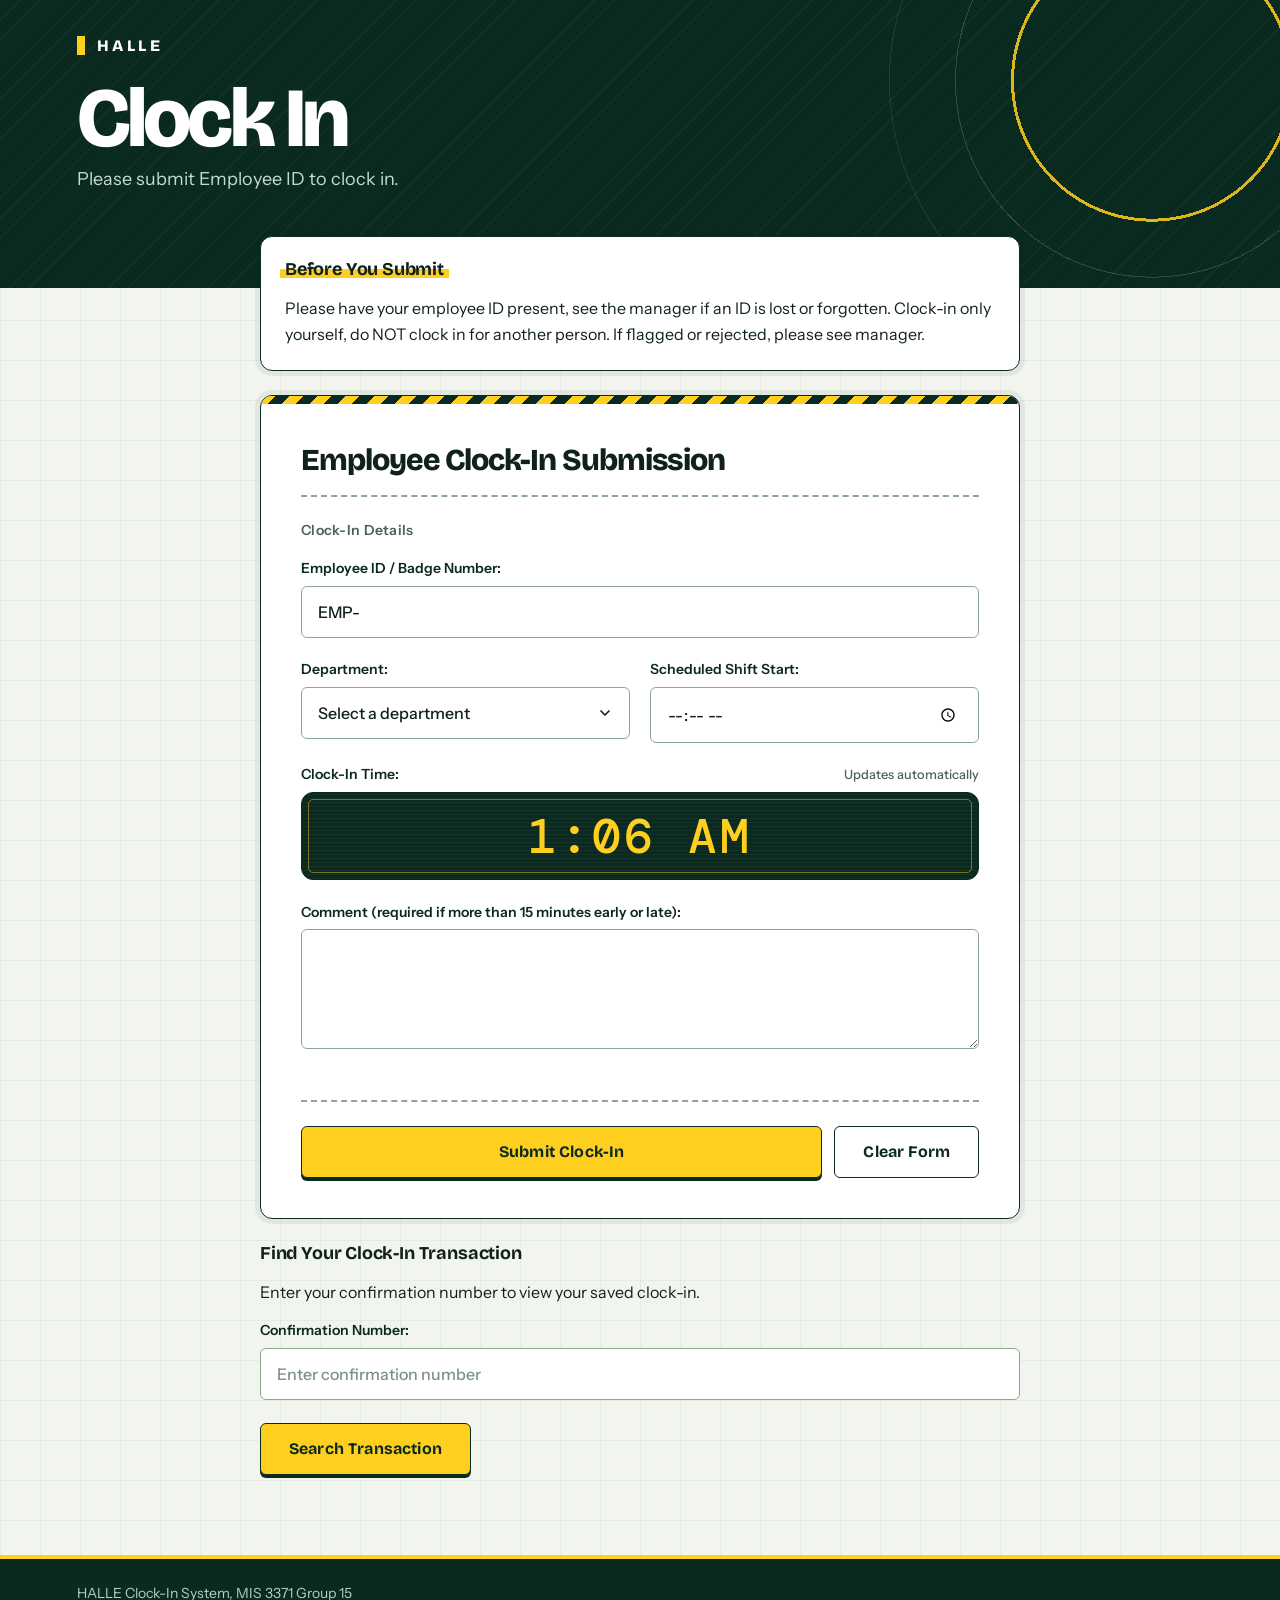
<file: index.html>
<!DOCTYPE html>
<html lang="en">
<head>
  <!--
    HALLE Clock-In System
    MIS 3371 Group Project
    Field names (id/name) match the data dictionary and the backend (Lambda).
  -->

  <meta charset="UTF-8">

  <!-- Helps the page display properly on different screen sizes -->
  <meta name="viewport" content="width=device-width, initial-scale=1.0">

  <!-- Appears in the browser tab -->
  <title>HALLE Clock-In</title>

  <!-- Loads the page styles from the external stylesheet -->
  <link rel="stylesheet" href="style.css">

  <!--
    defer: run the scripts after the HTML has loaded.
    Deferred scripts run in the order listed, so api.js (submitClockIn)
    is ready before app.js uses it.
  -->
  <script src="api.js" defer></script>
  <script src="app.js" defer></script>
</head>

<body>

  <header>
    <h1>Clock In</h1>
    <p>Please submit Employee ID to clock in.</p>
  </header>

  <main>

    <section>
      <h2>Before You Submit</h2>
      <p>Please have your employee ID present, see the manager if an ID is lost or forgotten. Clock-in only yourself, do NOT clock in for another person. If flagged or rejected, please see manager.</p>
    </section>

    <section id="clock-in-form-section">
      <h2>Employee Clock-In Submission</h2>

      <!--
        novalidate: turns off the browser's pop-up validation so app.js can
        show our exact error messages instead. The required/maxlength
        attributes stay in the HTML as documentation and for accessibility.
      -->
      <form id="clockInForm" action="#" method="POST" novalidate>

        <fieldset>
          <legend>Clock-In Details</legend>

          <!-- employeeId: user-entered, format EMP- plus 5 digits (checked in app.js) -->
          <div class="form-group">
            <label for="employeeId">Employee ID / Badge Number:</label>
            <input type="text" id="employeeId" name="employeeId" placeholder="EMP-12345" required />
            <p class="field-error" id="employeeIdError" aria-live="polite"></p>
          </div>

          <!-- department: known list of choices, so a dropdown fits. Empty value = nothing chosen. -->
          <div class="form-group">
            <label for="department">Department:</label>
            <select id="department" name="department" required>
              <option value="">Select a department</option>
              <option value="Grocery">Grocery</option>
              <option value="Produce">Produce</option>
              <option value="Prepared Foods">Prepared Foods</option>
              <option value="Front End">Front End</option>
            </select>
            <p class="field-error" id="departmentError" aria-live="polite"></p>
          </div>

          <!-- scheduledShiftStart: time picker -->
          <div class="form-group">
            <label for="scheduledShiftStart">Scheduled Shift Start:</label>
            <input type="time" id="scheduledShiftStart" name="scheduledShiftStart" required />
            <p class="field-error" id="scheduledShiftStartError" aria-live="polite"></p>
          </div>

          <!--
            clockInTime: read-only display of the current time.
            app.js refreshes it every minute. It is NOT sent to the backend;
            the backend records its own clockInTimestamp.
          -->
          <div class="form-group">
            <label for="clockInTime">Clock-In Time:</label>
            <input type="text" id="clockInTime" name="clockInTime" readonly />
          </div>

          <!--
            clockInComment: optional unless the employee is more than
            15 minutes early or late (checked in app.js).
            maxlength="250" stops typing past 250 characters.
          -->
          <div class="form-group">
            <label for="clockInComment">Comment (required if more than 15 minutes early or late):</label>
            <textarea id="clockInComment" name="clockInComment" rows="3" maxlength="250"></textarea>
            <p class="field-error" id="clockInCommentError" aria-live="polite"></p>
          </div>

        </fieldset>

        <div class="form-actions">
          <button type="submit">Submit Clock-In</button>
          <button type="reset">Clear Form</button>
        </div>

        <!-- formMessage: app.js shows a short "please fix the errors" note here; each box has its own message above -->
        <p id="formMessage" role="alert"></p>

        <!-- clockInStatus: kept from the earlier version; the live Employee ID message shows here -->
        <p id="clockInStatus" aria-live="polite" hidden></p>

      </form>

      <!-- responseMessage: showResult() shows the backend result here (Accepted / Flagged / Rejected) -->
      <div id="responseMessage" aria-live="polite"></div>

    </section>


    <section id="lookup-section">
      <h2>Find Your Clock-In Transaction</h2>
      <p>Enter your confirmation number to view your saved clock-in.</p>
    
      <form id="lookupForm">
        <div class="form-group">
          <label for="confirmationNumber">Confirmation Number:</label>
          <input
            type="text"
            id="confirmationNumber"
            placeholder="Enter confirmation number"
            required
          />
        </div>
    
        <button type="submit" id="lookupButton">
          Search Transaction
        </button>
      </form>
    
      <div id="lookupResult" aria-live="polite"></div>
    </section>    

  </main>

  <footer>
    <p>HALLE Clock-In System, MIS 3371 Group 15</p>
  </footer>

</body>
</html>
</file>
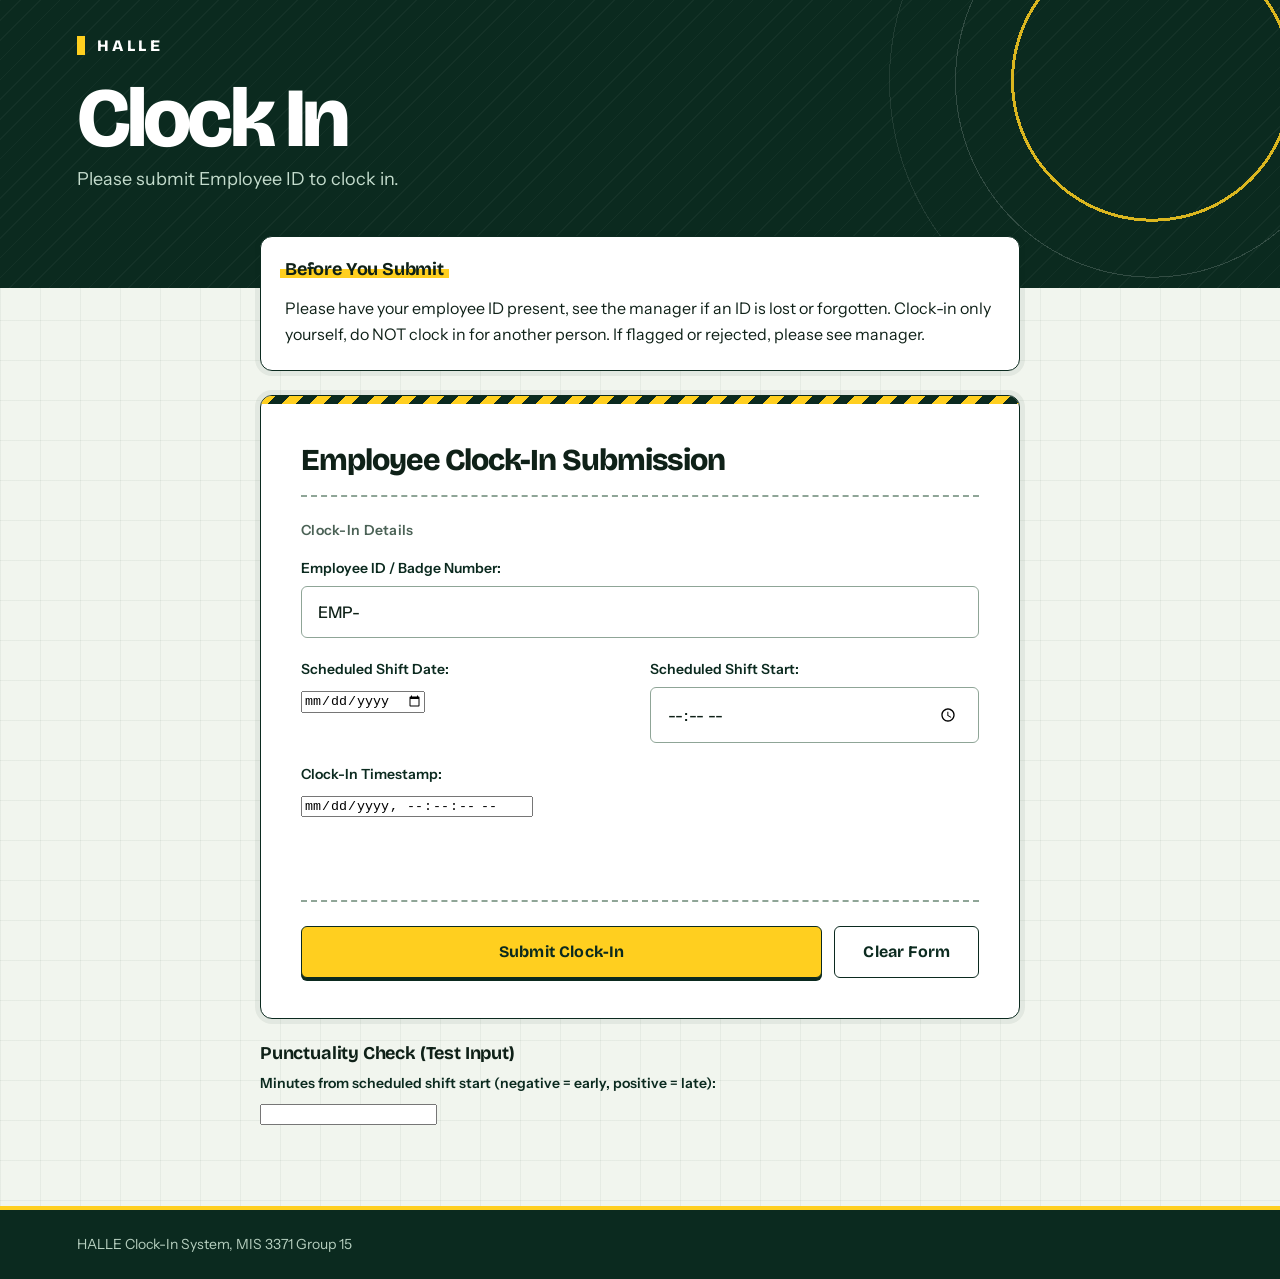
<file: ClockInTransaction.html>
<!DOCTYPE html>
<html lang="en">
<head>
  <!--
    HALLE Clock-In System
    MIS 3371 Group Project
    Field names (id/name) match docs/data-dictionary.docx
  -->

  <meta charset="UTF-8">

  <!-- Helps the page display properly on different screen sizes -->
  <meta name="viewport" content="width=device-width, initial-scale=1.0">

  <!-- Appears in the browser tab -->
  <title>HALLE Clock-In</title>

  <!-- Loads the page styles from the external stylesheet -->
  <link rel="stylesheet" href="style.css">

  <!-- defer: run app.js after the HTML has finished loading -->
  <script src="app.js" defer></script>
</head>

<body>

  <header>
    <h1>Clock In</h1>
    <p>Please submit Employee ID to clock in.</p>
  </header>

  <main>

    <section>
      <h2>Before You Submit</h2>
      <p>Please have your employee ID present, see the manager if an ID is lost or forgotten. Clock-in only yourself, do NOT clock in for another person. If flagged or rejected, please see manager.</p>
    </section>

    <section id="clock-in-form-section">
      <h2>Employee Clock-In Submission</h2>

      <!--
        One form = one clock-in request.
        Every id and name below matches the data dictionary field name.
        Each label's "for" matches its input's "id" so screen readers
        and mouse clicks connect the label to the right control.
      -->
      <form id="clockInForm" action="#" method="POST">

        <!-- fieldset groups related controls; legend names the group -->
        <fieldset>
          <legend>Clock-In Details</legend>

          <!--
            employeeId: user-entered (data dictionary).
            Native constraints: required + pattern (letters, numbers,
            hyphens only). Matching an existing employee record is a
            business rule, so it is NOT checked here.
          -->
          <div class="form-group">
            <label for="employeeId">Employee ID / Badge Number:</label>
            <input type="text" id="employeeId" name="employeeId" placeholder="e.g., EMP-10492" required pattern="[A-Za-z0-9\-]+" />
          </div>

          <!--
            scheduledShiftDate: type="date" gives a date picker.
            In production this is DERIVED from the employee's schedule
            record; here it is an input so the form can be tested.
            Whether a shift exists on this date is a business rule
            (BR-6), so there is no min or max.
          -->
          <div class="form-group">
            <label for="scheduledShiftDate">Scheduled Shift Date:</label>
            <input type="date" id="scheduledShiftDate" name="scheduledShiftDate" required />
          </div>

          <!--
            scheduledShiftStart: type="time" gives a time picker.
            Also derived in production (from the assigned shift).
            No min or max: the 15-minute early/late window is a business
            rule that JavaScript and the application tier enforce.
          -->
          <div class="form-group">
            <label for="scheduledShiftStart">Scheduled Shift Start:</label>
            <input type="time" id="scheduledShiftStart" name="scheduledShiftStart" required />
          </div>

          <!--
            clockInTimestamp: the clock-in time. System-assigned, so it is
            readonly and filled automatically on submit (JavaScript).
            The employee cannot type or change it.
            Note: browsers skip validation for readonly inputs, so
            "required" would have no effect here.
          -->
          <div class="form-group">
            <label for="clockInTimestamp">Clock-In Timestamp:</label>
            <input type="datetime-local" id="clockInTimestamp" name="clockInTimestamp" step="1" readonly />
          </div>

          <!--
            timeMessage: intentionally empty. The JavaScript person fills
            it with the early/late result. aria-live="polite" makes screen
            readers announce the text when it changes.
          -->
          <p id="timeMessage" aria-live="polite"></p>

        </fieldset>

        <div class="form-actions">
          <button type="submit">Submit Clock-In</button>
          <button type="reset">Clear Form</button>
        </div>

        <!--
          formMessage: intentionally empty. The JavaScript person fills
          it with the overall form result (for example, an error or a
          confirmation after submit).
        -->
        <p id="formMessage" aria-live="polite"></p>

        <!-- clockInStatus: kept from Week 6; hidden until JavaScript shows it -->
        <p id="clockInStatus" aria-live="polite" hidden></p>

      </form>
    </section>

    <!--
      Week 6 test input. In production, minutesFromShiftStart is
      calculated by the system (derived), not entered by the employee.
    -->
    <section id="punctuality-check-section">
      <h2>Punctuality Check (Test Input)</h2>
      <label for="minutesFromShiftStart">Minutes from scheduled shift start (negative = early, positive = late):</label>
      <input type="number" id="minutesFromShiftStart" name="minutesFromShiftStart" step="1" />
      <p id="punctualityMessage" aria-live="polite"></p>
    </section>

  </main>

  <footer>
    <p>HALLE Clock-In System, MIS 3371 Group 15</p>
  </footer>

</body>
</html>
</file>
<file: style.css>
/* ==========================================================
   HALLE Clock-In System: style2.css (v4)
   CSS-only. Matches the existing HTML; no ID/class/JS changes.
   Concept: a grocery time card. Deep produce-green ink, paper
   white, and one sharp price-tag yellow. Crisp borders and a
   single staggered page-load instead of hover effects.
   ========================================================== */

   @import url("https://fonts.googleapis.com/css2?family=Bricolage+Grotesque:opsz,wght@12..96,500..800&family=Instrument+Sans:wght@400;500;600;700&family=DM+Mono:wght@500&display=swap");

   /* ---------- 1. Tokens ---------- */
   :root {
     /* Color: one dominant, one accent */
     --ink: #0b2a1f;
     --ink-2: #14412f;
     --tag: #ffcf1f;
     --tag-d: #f0b900;
     --paper: #f1f5ee;
     --white: #fff;
     --text: #0f2118;
     --muted: #4b6256;
     --line: #cdd8cf;
     --line-strong: #8fa597;
   
     --ok: #17653f;    --ok-bg: #e2f3e7;   --ok-line: #9fd2b0;
     --flag: #e8590c;  --flag-bg: #fff0dc; --flag-line: #f0b36b; --flag-text: #8a3b00;
     --bad: #c92a2a;   --bad-bg: #fde8e8;  --bad-line: #f1a9a9;  --bad-text: #a61b1b;
   
     /* Type */
     --display: "Bricolage Grotesque", "Helvetica Neue", Helvetica, sans-serif;
     --body: "Instrument Sans", "Helvetica Neue", Helvetica, sans-serif;
     --mono: "DM Mono", ui-monospace, Consolas, monospace;
     --fs-sm: .875rem;
     --fs-md: 1rem;
     --fs-lg: 1.125rem;
     --fs-xl: clamp(1.5rem, 3.5vw, 1.9rem);
     --fs-hero: clamp(2.9rem, 9vw, 5.25rem);
   
     /* Shape */
     --r-sm: 6px;
     --r-lg: 12px;
     --ease: cubic-bezier(.2, .7, .2, 1);
   
     /* Status icons (masks) */
     --i-info: url("data:image/svg+xml,%3Csvg xmlns='http://www.w3.org/2000/svg' viewBox='0 0 24 24' fill='none' stroke='black' stroke-width='2.2' stroke-linecap='round' stroke-linejoin='round'%3E%3Ccircle cx='12' cy='12' r='9'/%3E%3Cpath d='M12 11v5M12 7.5v.01'/%3E%3C/svg%3E");
     --i-ok: url("data:image/svg+xml,%3Csvg xmlns='http://www.w3.org/2000/svg' viewBox='0 0 24 24' fill='none' stroke='black' stroke-width='2.2' stroke-linecap='round' stroke-linejoin='round'%3E%3Ccircle cx='12' cy='12' r='9'/%3E%3Cpath d='m8 12.5 3 3 5-6'/%3E%3C/svg%3E");
     --i-flag: url("data:image/svg+xml,%3Csvg xmlns='http://www.w3.org/2000/svg' viewBox='0 0 24 24' fill='none' stroke='black' stroke-width='2.2' stroke-linecap='round' stroke-linejoin='round'%3E%3Cpath d='M5 21V4h11l-2 4 2 4H5'/%3E%3C/svg%3E");
     --i-x: url("data:image/svg+xml,%3Csvg xmlns='http://www.w3.org/2000/svg' viewBox='0 0 24 24' fill='none' stroke='black' stroke-width='2.2' stroke-linecap='round' stroke-linejoin='round'%3E%3Ccircle cx='12' cy='12' r='9'/%3E%3Cpath d='m9 9 6 6m0-6-6 6'/%3E%3C/svg%3E");
   }
   
   /* ---------- 2. Base ---------- */
   *, *::before, *::after { box-sizing: border-box; }
   [hidden] { display: none !important; }
   ::selection { background: var(--tag); color: var(--ink); }
   
   html { -webkit-text-size-adjust: 100%; }
   
   body {
     margin: 0;
     min-height: 100vh;
     min-height: 100dvh;
     display: flex;
     flex-direction: column;
     font: 400 var(--fs-md)/1.55 var(--body);
     color: var(--text);
     background-color: var(--paper);
     /* Atmosphere: a faint ledger grid */
     background-image:
       linear-gradient(rgba(11, 42, 31, .05) 1px, transparent 1px),
       linear-gradient(90deg, rgba(11, 42, 31, .05) 1px, transparent 1px);
     background-size: 40px 40px;
     -webkit-font-smoothing: antialiased;
   }
   
   /* ---------- 3. Header: dark ink with a clock-dial motif ---------- */
   header {
     position: relative;
     overflow: hidden;
     padding: 2.25rem max(1.25rem, 6vw) 6rem;
     color: var(--white);
     background-color: var(--ink);
     background-image:
       /* dial rings, bleeding off the top right */
       radial-gradient(circle at 90% 28%, transparent 0 138px, rgba(255, 207, 31, .85) 138px 141px, transparent 141px),
       radial-gradient(circle at 90% 28%, transparent 0 196px, rgba(255, 255, 255, .16) 196px 197px, transparent 197px),
       radial-gradient(circle at 90% 28%, transparent 0 262px, rgba(255, 255, 255, .09) 262px 263px, transparent 263px),
       /* fine diagonal hatching */
       repeating-linear-gradient(135deg, rgba(255, 255, 255, .035) 0 1px, transparent 1px 14px);
   }
   
   header::before {
     content: "HALLE";
     display: block;
     width: max-content;
     max-width: 100%;
     margin-bottom: 1.5rem;
     padding: .1rem 0 .1rem .75rem;
     font: 800 var(--fs-md)/1 var(--display);
     letter-spacing: .22em;
     border-left: 8px solid var(--tag);
   }
   
   header h1 {
     margin: 0 0 .5rem;
     font: 800 var(--fs-hero)/.95 var(--display);
     letter-spacing: -.045em;
     overflow-wrap: anywhere;
   }
   
   header p {
     margin: 0;
     max-width: 34ch;
     font-size: var(--fs-lg);
     line-height: 1.4;
     color: #c4dccd;
   }
   
   /* ---------- 4. Layout ---------- */
   main {
     position: relative;
     z-index: 2;
     flex: 1;
     width: 100%;
     max-width: 800px;
     margin: -3.25rem auto 0;
     padding: 0 max(1.25rem, env(safe-area-inset-right)) 3.5rem max(1.25rem, env(safe-area-inset-left));
   }
   
   main > section { margin-bottom: 1.5rem; min-width: 0; }
   
   main h2 {
     margin: 0 0 .6rem;
     font: 700 var(--fs-lg)/1.2 var(--display);
     letter-spacing: -.01em;
   }
   
   /* ---------- 5. Notice ---------- */
   main > section:first-child {
     padding: 1.25rem 1.5rem 1.4rem;
     background: var(--white);
     border: 1.5px solid var(--ink);
     border-radius: var(--r-lg);
     box-shadow: 0 0 0 5px rgba(11, 42, 31, .06);
   }
   
   /* Highlighter-marker heading */
   main > section:first-child h2 {
     display: inline;
     padding: 0 .3rem;
     margin-left: -.3rem;
     background: linear-gradient(transparent 52%, var(--tag) 52% 92%, transparent 92%);
   }
   
   main > section:first-child p {
     margin: .8rem 0 0;
     font-size: var(--fs-md);
     line-height: 1.65;
     overflow-wrap: anywhere;
   }
   
   /* ---------- 6. Form card (time-card stub) ---------- */
   #clock-in-form-section {
     position: relative;
     overflow: hidden;
     padding: calc(clamp(1.5rem, 4vw, 2.5rem) + 8px) clamp(1.25rem, 4vw, 2.5rem) clamp(1.5rem, 4vw, 2.5rem);
     background: var(--white);
     border: 1.5px solid var(--ink);
     border-radius: var(--r-lg);
     box-shadow: 0 0 0 5px rgba(11, 42, 31, .06);
   }
   
   /* Price-tag stripe along the top edge */
   #clock-in-form-section::before {
     content: "";
     position: absolute;
     inset: 0 0 auto 0;
     height: 8px;
     background: repeating-linear-gradient(135deg, var(--tag) 0 10px, var(--ink) 10px 20px);
   }
   
   #clock-in-form-section > h2 {
     margin: 0 0 1.5rem;
     padding-bottom: 1.1rem;
     font: 800 var(--fs-xl)/1.1 var(--display);
     letter-spacing: -.035em;
     border-bottom: 2px dashed var(--line-strong);
     overflow-wrap: anywhere;
   }
   
   fieldset {
     display: grid;
     grid-template-columns: repeat(2, minmax(0, 1fr));
     column-gap: 1.25rem;
     margin: 0;
     padding: 0;
     border: 0;
     min-width: 0;
   }
   
   legend {
     margin: 0 0 1.25rem;
     padding: 0;
     font: 600 var(--fs-sm)/1.3 var(--body);
     letter-spacing: .02em;
     color: var(--muted);
   }
   
   .form-group { margin-bottom: 1.4rem; min-width: 0; }
   .form-group:nth-of-type(1),
   .form-group:nth-of-type(4),
   .form-group:nth-of-type(5) { grid-column: 1 / -1; }
   
   /* ---------- 7. Labels & fields ---------- */
   label {
     display: block;
     margin: 0 0 .5rem;
     font: 600 var(--fs-sm)/1.35 var(--body);
     color: var(--ink);
     overflow-wrap: anywhere;
   }
   
   input[type="text"],
   input[type="time"],
   select,
   textarea {
     display: block;
     width: 100%;
     min-width: 0;
     min-height: 52px;             /* comfortable touch target */
     padding: .8rem 1rem;
     font: 500 var(--fs-md)/1.4 var(--body);   /* 16px: no iOS zoom on focus */
     color: var(--text);
     background-color: var(--white);
     border: 1.5px solid var(--line-strong);
     border-radius: var(--r-sm);
     text-overflow: ellipsis;
     transition: border-color .15s, box-shadow .15s;
   }
   
   input::placeholder,
   textarea::placeholder { color: #7d9285; }
   
   input:hover,
   select:hover,
   textarea:hover { border-color: var(--ink-2); }
   
   input:focus,
   select:focus,
   textarea:focus {
     outline: none;
     border-color: var(--ink);
     box-shadow: 0 0 0 4px rgba(255, 207, 31, .7);
   }
   
   input[type="time"]::-webkit-calendar-picker-indicator { cursor: pointer; padding: .35rem; }
   
   select {
     appearance: none;
     -webkit-appearance: none;
     padding-right: 2.75rem;
     cursor: pointer;
     background-image: url("data:image/svg+xml,%3Csvg xmlns='http://www.w3.org/2000/svg' width='16' height='16' viewBox='0 0 24 24' fill='none' stroke='%230b2a1f' stroke-width='2.6' stroke-linecap='round' stroke-linejoin='round'%3E%3Cpath d='m6 9 6 6 6-6'/%3E%3C/svg%3E");
     background-repeat: no-repeat;
     background-position: right 1rem center;
   }
   
   textarea {
     min-height: 120px;
     max-height: 45vh;
     resize: vertical;
     overflow-wrap: anywhere;
   }
   
   /* ---------- 8. The high-impact element: Clock-In Time readout ---------- */
   label[for="clockInTime"] {
     display: flex;
     flex-wrap: wrap;
     align-items: baseline;
     justify-content: space-between;
     gap: .15rem .75rem;
   }
   
   label[for="clockInTime"]::after {
     content: "Updates automatically";
     font-weight: 500;
     font-size: .8rem;
     color: var(--muted);
   }
   
   #clockInTime {
     min-height: 88px;
     padding: .5rem 1.25rem;
     text-align: center;
     cursor: default;
     font: 500 clamp(2.1rem, 8vw, 3rem)/1 var(--mono);
     letter-spacing: .06em;
     font-variant-numeric: tabular-nums;
     color: var(--tag);
     background-color: var(--ink);
     background-image: repeating-linear-gradient(0deg, rgba(255, 255, 255, .04) 0 1px, transparent 1px 4px);
     border: 1.5px solid var(--ink);
     border-radius: var(--r-lg);
     /* inner keyline, like a gauge bezel */
     outline: 1px solid rgba(255, 207, 31, .45);
     outline-offset: -8px;
     text-overflow: clip;
   }
   
   #clockInTime:hover,
   #clockInTime:focus { border-color: var(--ink); box-shadow: none; }
   
   /* ---------- 9. Validation (driven by app.js error text) ---------- */
   .field-error {
     margin: .5rem 0 0;
     font: 600 var(--fs-sm)/1.35 var(--body);
     color: var(--bad-text);
     overflow-wrap: anywhere;
   }
   
   .field-error:empty { display: none; }
   
   .form-group:has(.field-error:not(:empty)) input,
   .form-group:has(.field-error:not(:empty)) select,
   .form-group:has(.field-error:not(:empty)) textarea {
     border-color: var(--bad);
     background-color: #fffafa;
     box-shadow: 0 0 0 3px rgba(201, 42, 42, .14);
   }
   
   /* ---------- 10. Buttons ---------- */
   .form-actions {
     display: flex;
     flex-wrap: wrap;
     gap: .75rem;
     margin-top: 1.75rem;
     padding-top: 1.5rem;
     border-top: 2px dashed var(--line-strong);
   }
   
   button {
     display: inline-flex;
     align-items: center;
     justify-content: center;
     min-height: 52px;
     min-width: 48px;
     padding: 0 1.75rem;
     font: 700 var(--fs-md)/1.1 var(--display);
     letter-spacing: .01em;
     color: var(--ink);
     background: transparent;
     border: 1.5px solid var(--ink);
     border-radius: var(--r-sm);
     cursor: pointer;
     transition: background-color .15s, color .15s;
   }
   
   button:hover { background: rgba(11, 42, 31, .07); }
   
   /* Primary: price-tag yellow, pressed like a physical key */
   button[type="submit"] {
     flex: 1 1 14rem;
     background: var(--tag);
     box-shadow: 0 3px 0 var(--ink);
   }
   
   button[type="submit"]:hover { background: var(--tag-d); }
   
   button[type="submit"]:active {
     transform: translateY(2px);
     box-shadow: 0 1px 0 var(--ink);
   }
   
   button:focus-visible {
     outline: 3px solid var(--ink);
     outline-offset: 3px;
   }
   
   button:disabled { opacity: .5; cursor: not-allowed; box-shadow: none; }
   
   /* ---------- 11. Messages ---------- */
   #formMessage {
     margin: 1.25rem 0 0;
     padding: .85rem 1.1rem;
     font: 600 var(--fs-sm)/1.45 var(--body);
     color: var(--bad-text);
     background: var(--bad-bg);
     border: 1.5px solid var(--bad-line);
     border-radius: var(--r-sm);
     overflow-wrap: anywhere;
   }
   
   #formMessage:empty { display: none; }
   
   #clockInStatus {
     margin: 1rem 0 0;
     padding: .75rem 1.1rem;
     font: 600 var(--fs-sm)/1.45 var(--body);
     color: var(--ink);
     background: #fff8d6;
     border: 1.5px solid var(--tag-d);
     border-radius: var(--r-sm);
     overflow-wrap: anywhere;
   }
   
   /* Backend result: Accepted / Flagged / Rejected */
   #responseMessage {
     --ico: var(--i-info);
     position: relative;
     margin-top: 1.5rem;
     padding: 1.15rem 1.25rem 1.15rem 3.6rem;
     font-weight: 600;
     color: var(--ink);
     background: #eef2ec;
     border: 1.5px solid var(--line-strong);
     border-left: 8px solid var(--ink);
     border-radius: var(--r-sm);
     overflow-wrap: anywhere;
     hyphens: auto;
   }
   
   #responseMessage::before {
     content: "";
     position: absolute;
     left: 1.1rem;
     top: 1.15rem;
     width: 1.5rem;
     height: 1.5rem;
     background: currentColor;
     -webkit-mask: var(--ico) center / contain no-repeat;
     mask: var(--ico) center / contain no-repeat;
   }
   
   #responseMessage:empty { display: none; }
   
   #responseMessage.accepted, #responseMessage.success,
   #responseMessage.status-accepted, #responseMessage[data-status="Accepted"] {
     --ico: var(--i-ok);
     color: var(--ok); background: var(--ok-bg); border-color: var(--ok-line); border-left-color: var(--ok);
   }
   
   #responseMessage.flagged, #responseMessage.warning,
   #responseMessage.status-flagged, #responseMessage[data-status="Flagged"] {
     --ico: var(--i-flag);
     color: var(--flag-text); background: var(--flag-bg); border-color: var(--flag-line); border-left-color: var(--flag);
   }
   
   #responseMessage.rejected, #responseMessage.error,
   #responseMessage.status-rejected, #responseMessage[data-status="Rejected"] {
     --ico: var(--i-x);
     color: var(--bad-text); background: var(--bad-bg); border-color: var(--bad-line); border-left-color: var(--bad);
   }
   
   /* ---------- 12. Footer ---------- */
   footer {
     padding: 1.5rem max(1.25rem, 6vw) calc(1.5rem + env(safe-area-inset-bottom));
     font-size: var(--fs-sm);
     color: #b6cfbf;
     background: var(--ink);
     border-top: 4px solid var(--tag);
   }
   
   footer p { margin: 0; overflow-wrap: anywhere; }
   
   /* ---------- 13. Motion: one staggered page-load, nothing else ---------- */
   @keyframes rise {
     from { opacity: 0; transform: translateY(16px); }
     to   { opacity: 1; transform: none; }
   }
   
   header h1,
   header p,
   main > section:first-child,
   #clock-in-form-section > h2,
   legend,
   .form-group,
   .form-actions {
     animation: rise .6s var(--ease) both;
   }
   
   header h1 { animation-delay: .05s; }
   header p { animation-delay: .12s; }
   main > section:first-child { animation-delay: .2s; }
   #clock-in-form-section > h2 { animation-delay: .3s; }
   legend { animation-delay: .34s; }
   .form-group:nth-of-type(1) { animation-delay: .38s; }
   .form-group:nth-of-type(2) { animation-delay: .43s; }
   .form-group:nth-of-type(3) { animation-delay: .48s; }
   .form-group:nth-of-type(4) { animation-delay: .53s; }
   .form-group:nth-of-type(5) { animation-delay: .58s; }
   .form-actions { animation-delay: .64s; }
   
   /* ---------- 14. Responsive ---------- */
   @media (max-width: 640px) {
     header { padding-bottom: 5rem; }
     main { margin-top: -2.75rem; }
     fieldset { grid-template-columns: minmax(0, 1fr); }
     .form-group:nth-of-type(n) { grid-column: 1 / -1; }
     .form-actions { flex-direction: column-reverse; }
     button { width: 100%; }
     label[for="clockInTime"]::after { flex-basis: 100%; }
   }
   
   @media (prefers-reduced-motion: reduce) {
     *, *::before, *::after { animation: none !important; transition: none !important; }
   }
   
   @media (forced-colors: active) {
     button, input, select, textarea { border: 2px solid ButtonText; }
   }
</file>
